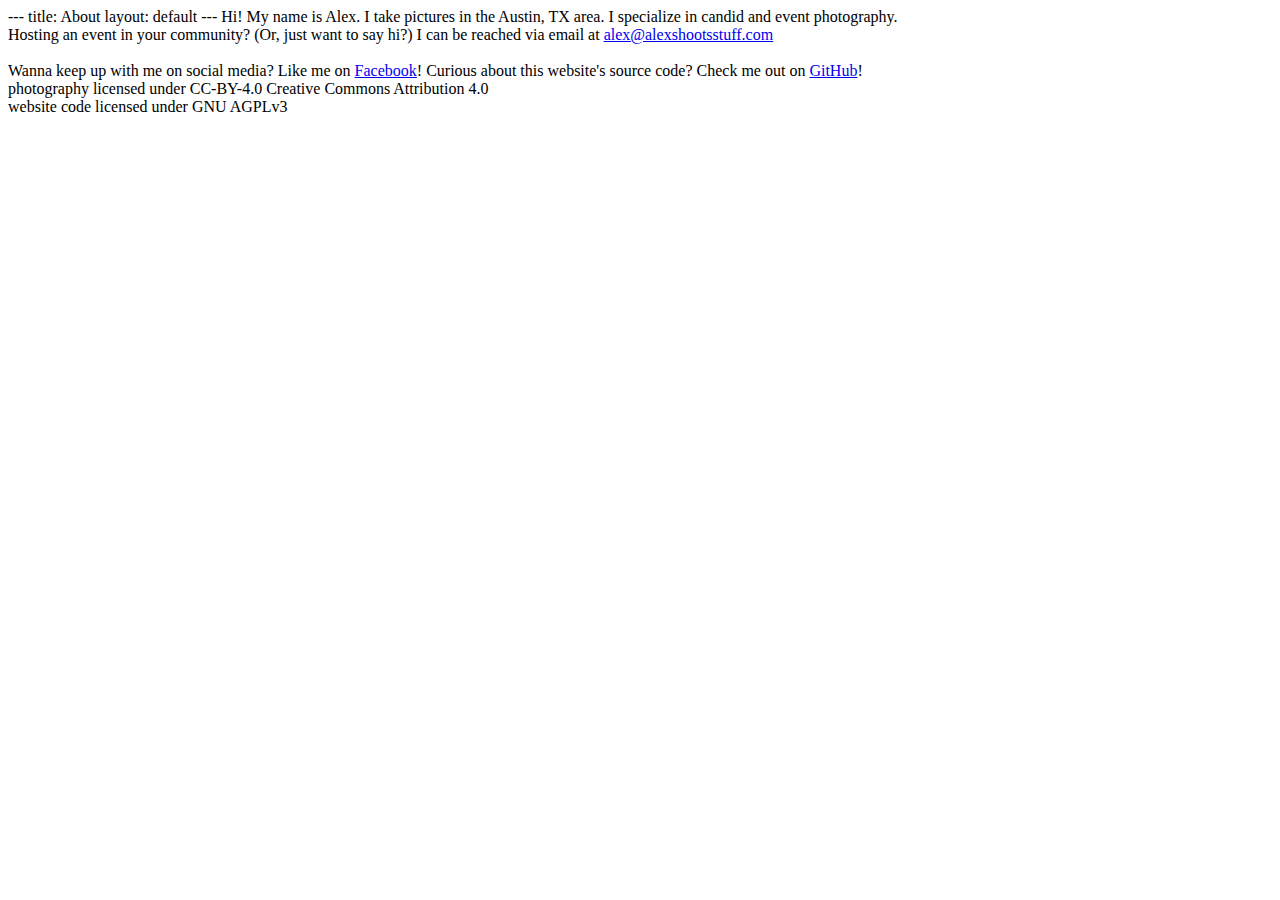
<file: contact.html>
---
title: About
layout: default
---

<body>
Hi! My name is Alex.  I take pictures in the Austin, TX area.  I specialize in candid and event photography.<br>
Hosting an event in your community?  (Or, just want to say hi?) I can be reached via email at <a href=mailto:alexshootsstuff.com> alex@alexshootsstuff.com</a><br><br>

Wanna keep up with me on social media?  Like me on <a href="http://www.facebook.com/alexshootsstuff">Facebook</a>!
Curious about this website's source code? Check me out on <a href="http://www.github.com/l2blackbelt/alexshootsstuff">GitHub</a>!<br>


photography licensed under CC-BY-4.0 Creative Commons Attribution 4.0<br>
website code licensed under GNU AGPLv3<br>

</body>
</file>
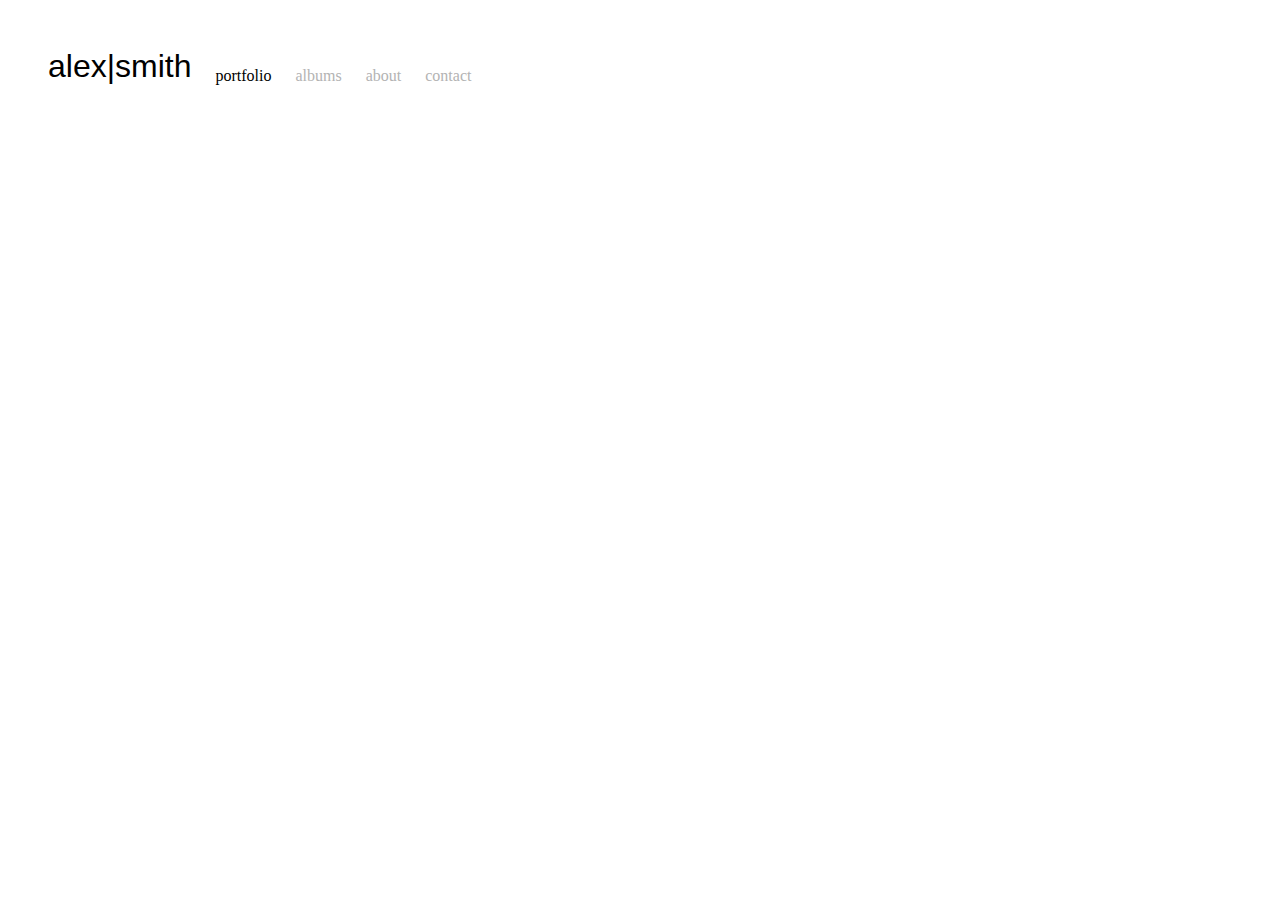
<file: navbar.html>
<head>

    <style>
    /*navbar styling*/
    #navbar ul {
        list-style-type: none;
        margin: 0;
        padding: 0;
        white-space: nowrap;
        overflow: hidden;
        font-size: 16px;
        font-family: "Times New Roman", Times, serif;
    }

    #navbar li { /* this applies to all list elements.. for some reason it won't apply to the a hyperlink classes.  It makes all elements align to bottom, good since different sizes*/
    display:inline;  vertical-align:bottom; 
}

#navbar .active {
    color: #000000;
}

#navbar .header {
    color: #000000;
    font-size: 200%;
    font-family: Arial, sans-serif;
}

#navbar li a {
    color: #B3B3B3;
    padding-right: 20; /*space between list elements?*/
    text-decoration: none; 
}

/* Change the link color to #111 (black) on hover */
#navbar li a:hover {
    color: #000000;
}



/*spacing between elements*/
#navbar{
    padding-bottom: 40;
}
body {
    font-size: 0; /*necessary to prevent unwanted gaps in the photos*/
    padding-left: 40;
    padding-right: 40;
    padding-top: 40;
    padding-bottom: 40;
}

</style>
</head>

<body>

    <!-- I wanna nice manu bar!-->

    <section id = "navbar">
        <ul>
            <li><a class="header" href="#">alex|smith</a></li>
            <li><a class="active" href="#">portfolio</a></li>
            <li><a href="#">albums</a></li>
            <li><a href="#">about</a></li>
            <li><a href="#">contact</a></li>
        </ul>
    </section>

</body>
</file>
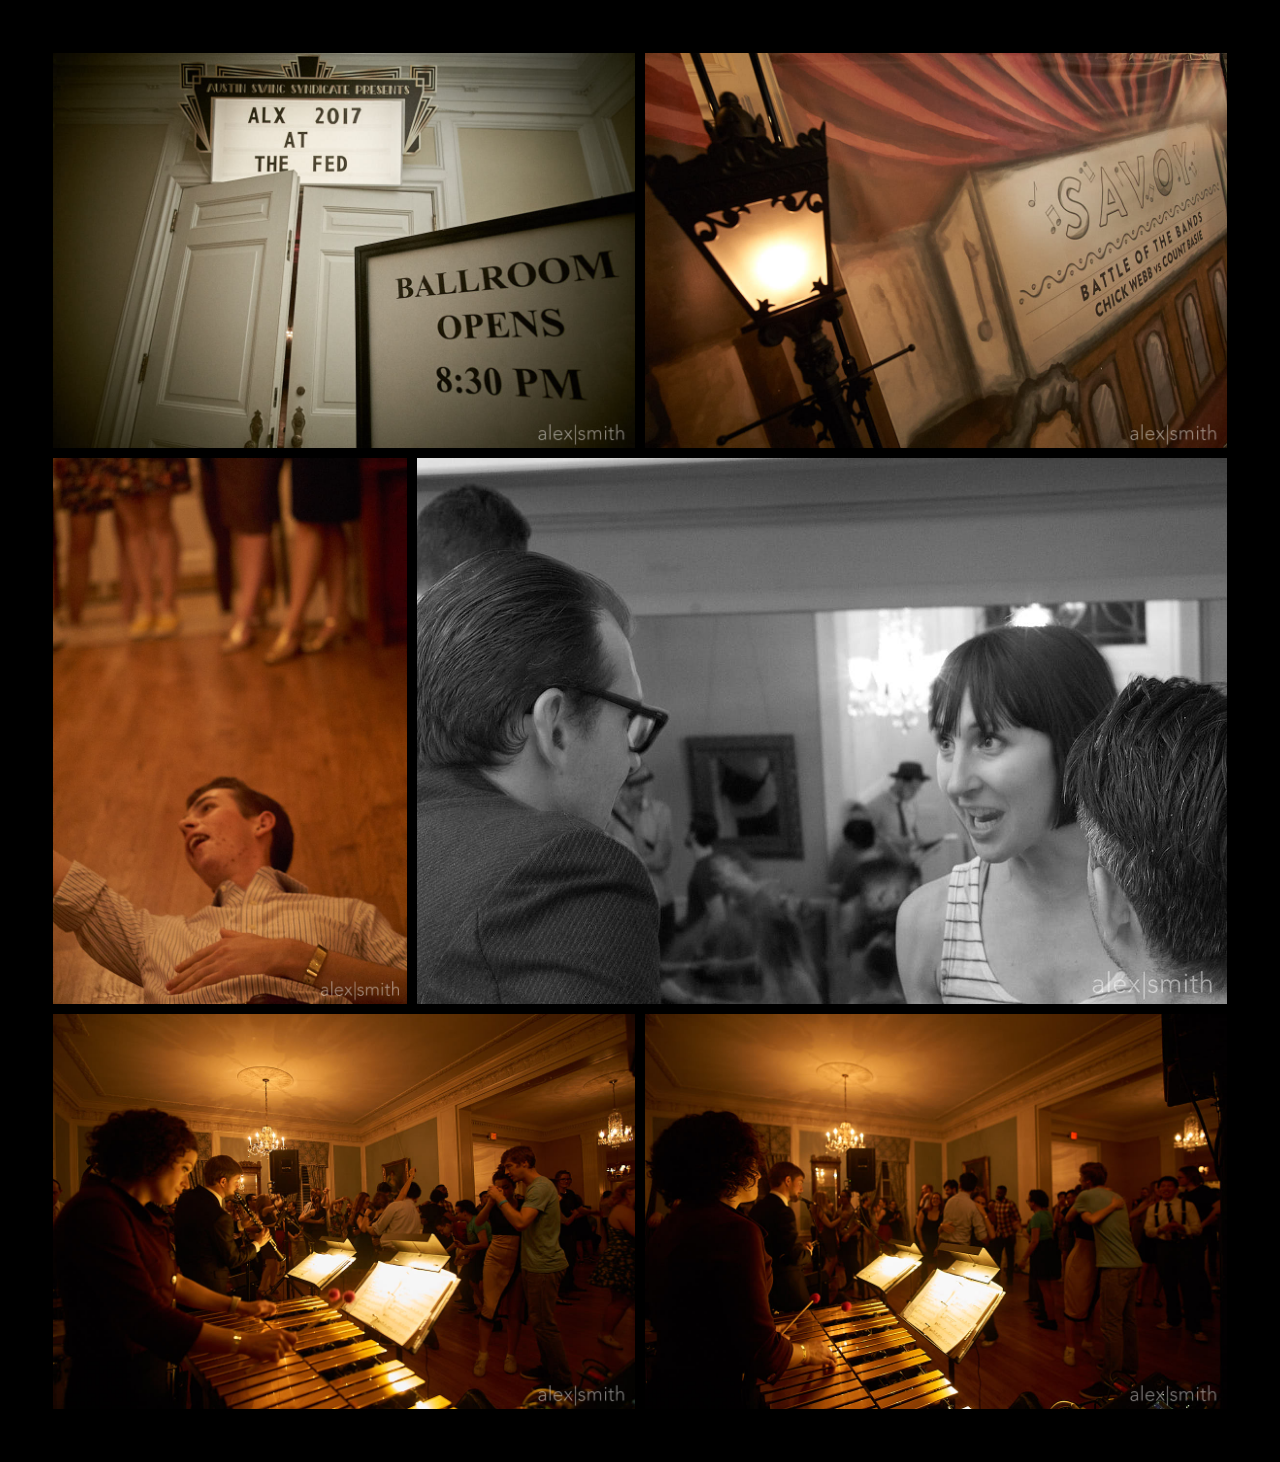
<file: test_js.html>
<!--

test_js.html
    This was a test file to get photoTiler.js and some css working.  If you're going to use my the tiler, I'd recommend calling <script> photoTiler.js.
Copyright (C) 2017  Alexander Smith

    This program is free software: you can redistribute it and/or modify
    it under the terms of the GNU General Public License as published by
    the Free Software Foundation, either version 3 of the License, or
    (at your option) any later version.

    This program is distributed in the hope that it will be useful,
    but WITHOUT ANY WARRANTY; without even the implied warranty of
    MERCHANTABILITY or FITNESS FOR A PARTICULAR PURPOSE.  See the
    GNU General Public License for more details.

    You should have received a copy of the GNU General Public License
    along with this program.  If not, see <http://www.gnu.org/licenses/>.



-->

<script src="https://ajax.googleapis.com/ajax/libs/jquery/3.2.1/jquery.min.js"></script>
<script src="js/photoTiler.js"></script>
<link rel="stylesheet" href="/css/default.css"/>
<link rel="stylesheet" href="css/gallery.css"/>


<body>

    <!-- this format is required EXACTLY for the JS to pick up the gallery-->
    <section id = "photos">

    	<a href="img/fed/DSC00003.jpg">
			<div class="container">
				<img class="shrink" src="img/fed/DSC00003.jpg" alt="HI!" />
			</div>
		</a>
		<a href="img/fed/DSC00019.jpg">
			<div class="container">
				<img class="shrink" src="img/fed/DSC00019.jpg" alt="My" />
			</div>
		</a>
		<a href="img/fed/DSC00073.jpg">
			<div class="container">
				<img class="shrink" src="img/fed/DSC00073.jpg" alt="Name" />
			</div>
		</a>
		<a href="img/fed/DSC00195.jpg">
			<div class="container">
				<img class="shrink" src="img/fed/DSC00195.jpg" alt="is" />
			</div>
		</a>
		<a href="img/fed/DSC00243.jpg">
			<div class="container">
				<img class="shrink" src="img/fed/DSC00243.jpg" alt="George" />
			</div>
		</a>
		<a href="img/fed/DSC00245.jpg">
			<div class="container">
				<img class="shrink" src="img/fed/DSC00245.jpg" alt="..." />
			</div>
		</a>
    </section>

</body>
</file>
<file: css/default.css>
/*basic stlying including navbar and space between elements*/


@font-face{
    font-family: "AvenirLTStd-Light";
    src: url('/font/AvenirLTStd-Light.otf');
}

#navbar ul {
    list-style-type: none;
    margin: 0;
    padding: 0;
    white-space: nowrap;
    overflow: hidden;
    font-size: 18px;
    
}

#navbar li { /* this applies to all list elements.. for some reason it won't apply to the a hyperlink classes.  It makes all elements align to bottom, good since different sizes*/
display:inline;  vertical-align:bottom; 
}

#navbar .active {
    color: #FFFFFF;
}

#navbar .header {
    color: #FFFFFF;
    font-size: 250%;
}

#navbar li a {
    color: #D3D3D3;
    padding-right: 30px; /*space between list elements?*/
    text-decoration: none; 
}

/* Change the link color to #111 (black) on hover */
#navbar li a:hover {
    color: #FFFFFF;
}


/*spacing between page elements*/
#navbar{
    padding-bottom: 40px;
    color: #FFFFFF;
}

body {
    padding-left: 40px;
    padding-right: 40px;
    padding-top: 40px;
    padding-bottom: 40px;
    background-color: #000000;
    font-family: "AvenirLTStd-Light";
    font-size: 20px;
    color: #B3B3B3;
}

body a{
    color: #D3D3D3;
    text-decoration: none;
}
body a:hover{
    color: #FFFFFF;
}

footer{
    padding-top: 80px;
    font-size: 14px;
}
</file>
<file: css/gallery.css>
/*css required for gallery to work*/
img{
    padding: 5px; /*warning, padding values will distort the pictures, it cheats on width.  don't make it too big*/
}

body {
    font-size: 0px; /*necessary to prevent unwanted gaps in the photos */
}



/*all the testing transparency stuff.  This should be consolidated and made clean */
.container {
    position: relative;
    display: inline-block;
}

.text {
    color: white;
    font-size: 20px;
    position: absolute;
    top: 50%;
    left: 50%;
    transform: translate(-50%, -50%);
    -ms-transform: translate(-50%, -50%);
}

.overlay {
    position: absolute;
    top: 0;
    bottom: 0;
    left: 0;
    right: 0;
    height: 100%;
    width: 100%;
    opacity: 0;
    transition: .5s ease;
    background-color: #000000;
}


.container:hover .overlay {
    opacity: 0.5;
} 



/*the second option*/

.shrink{
 transition: transform 0.2s; 
}
.container:hover .shrink {
    transform: scale(0.97);
} 
.container:active .shrink {
    transform: scale(0.99);
} 

/*TODO maybe: I'm going to need to figure out a way to get the overlay 50% opaque and the text 100%.  
Should be able to ease text in from bottom. It shold go in it's own span that can have a darker background*/
</file>
